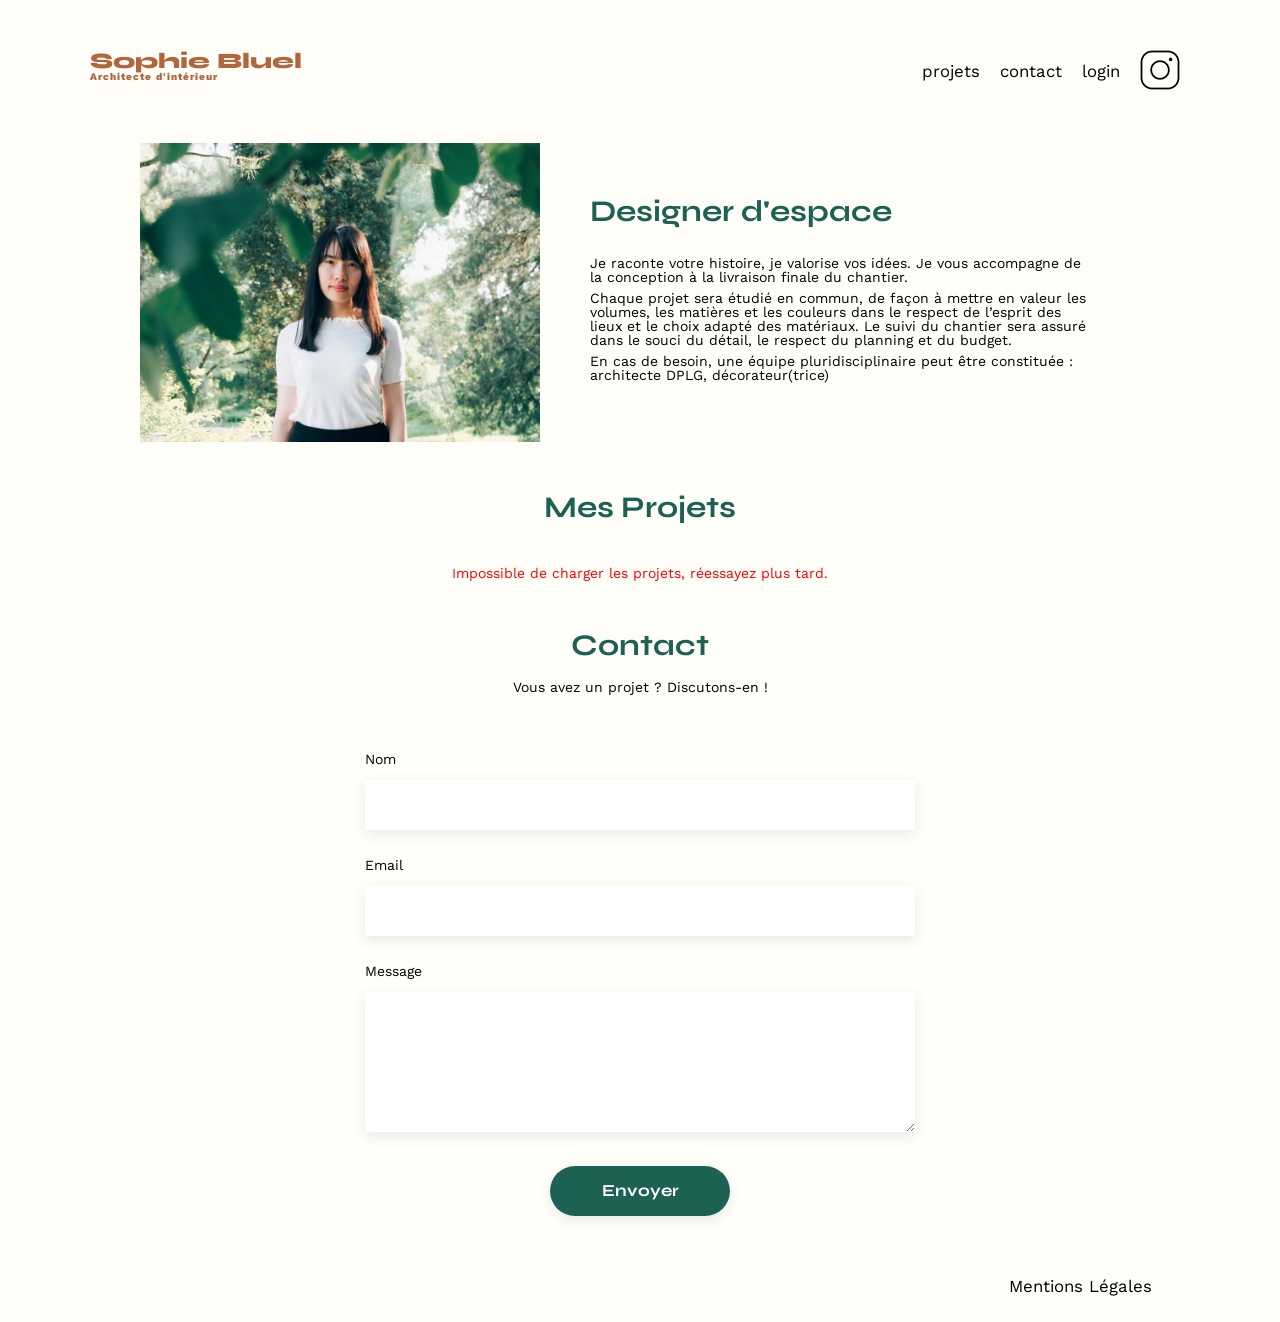
<file: FrontEnd/index.html>
<!DOCTYPE html>
<html lang="fr">
<head>
	<meta charset="UTF-8">
	<title>Sophie Bluel - Architecte d'intérieur</title>
	<meta name="viewport" content="width=device-width, initial-scale=1.0">
	<link rel="preconnect" href="https://fonts.googleapis.com">
	<link rel="preconnect" href="https://fonts.gstatic.com" crossorigin>
	<link href="https://fonts.googleapis.com/css2?family=Syne:wght@700;800&family=Work+Sans&display=swap" rel="stylesheet">
	<meta name="description" content="Sophie Bluel, architecte d'intérieur : projets, réalisations et contact.">
	<link rel="stylesheet" href="https://cdnjs.cloudflare.com/ajax/libs/font-awesome/6.5.1/css/all.min.css">
	<link rel="stylesheet" href="./assets/style.css">
	<script type="module" src="assets/js/pages/home.js"></script>
</head>
<body>
<div id="edit-banner" hidden>
	<p><i class="fa-solid fa-pen-to-square" aria-hidden="true"></i>Mode édition</p>
</div>
<header>
	<h1>Sophie Bluel <span>Architecte d'intérieur</span></h1>
	<nav>
		<ul>
			<li><a href="#portfolio">projets</a></li>
			<li><a href="#contact">contact</a></li>
			<li><a href="login.html" id="login-link">login</a></li>
			<li><a href="https://www.instagram.com/" target="_blank" rel="noopener"><img src="./assets/icons/instagram.png" alt="Instagram"></a></li>
		</ul>
	</nav>
</header>
<main>
	<section id="introduction">
		<figure>
			<img src="./assets/images/sophie-bluel.png" alt="Portrait de Sophie Bluel">
		</figure>
		<article>
			<h2>Designer d'espace</h2>
			<p>Je raconte votre histoire, je valorise vos idées. Je vous accompagne de la conception à la livraison finale du chantier.</p>
			<p>Chaque projet sera étudié en commun, de façon à mettre en valeur les volumes, les matières et les couleurs dans le respect de l’esprit des lieux et le choix adapté des matériaux. Le suivi du chantier sera assuré dans le souci du détail, le respect du planning et du budget.</p>
			<p>En cas de besoin, une équipe pluridisciplinaire peut être constituée : architecte DPLG, décorateur(trice)</p>
		</article>
	</section>
	<section id="portfolio">
		<div class="portfolio-title">
			<h2>Mes Projets</h2>
			<button type="button" class="edit-gallery" data-js="open-modal" hidden>
				<i class="fa-solid fa-pen-to-square" aria-hidden="true"></i>modifier
			</button>
		</div>
		<ul class="filter" data-js="filter"></ul>
		<div class="gallery" data-js="gallery"></div>

		<dialog id="modal" class="modal" aria-labelledby="modal-title">
			<div class="modal-content">
				<button type="button" class="modal-close" data-js="modal-close" aria-label="Fermer">
					<i class="fa-solid fa-xmark" aria-hidden="true"></i>
				</button>
				<div class="modal-view" data-js="modal-view">
					<h3 class="modal-title" id="modal-title">Galerie photo</h3>
					<div class="modal-gallery" data-js="modal-gallery"></div>
					<hr class="modal-separator">
					<button type="button" class="modal-add" data-js="modal-add">Ajouter une photo</button>
				</div>
				<form id="modal-form" data-js="modal-form" hidden>
					<button type="button" class="modal-back" data-js="modal-back" aria-label="Retour">
						<i class="fa-solid fa-arrow-left" aria-hidden="true"></i>
					</button>
					<h3 class="modal-title">Ajout photo</h3>

					<label for="image" class="upload-zone">
						<i class="fa-regular fa-image" aria-hidden="true"></i>
						<span class="upload-button">+ Ajouter photo</span>
						<span class="upload-info">jpg, png : 4mo max</span>
						<input type="file" accept="image/png, image/jpeg" id="image" name="image" class="visually-hidden" required>
					</label>
					<label for="title">Titre</label>
					<input type="text" name="title" id="title" required>
					<label for="category">Catégorie</label>
					<select name="category" id="category" required></select>
					<p class="form-error" data-js="form-error" role="alert" hidden></p>
					<hr class="modal-separator">
					<button type="submit" class="modal-add" disabled>Valider</button>
				</form>
			</div>
		</dialog>
	</section>
	<section id="contact">
		<h2>Contact</h2>
		<p>Vous avez un projet ? Discutons-en !</p>
		<form action="#" method="post">
			<label for="name">Nom</label>
			<input type="text" name="name" id="name" autocomplete="name" required>
			<label for="email">Email</label>
			<input type="email" name="email" id="email" autocomplete="email" required>
			<label for="message">Message</label>
			<textarea name="message" id="message" cols="30" rows="10" required></textarea>
			<input type="submit" value="Envoyer">
		</form>
	</section>
</main>

<footer>
	<nav>
		<ul>
			<li><a href="#">Mentions Légales</a></li>
		</ul>
	</nav>
</footer>
</body>
</html>
</file>
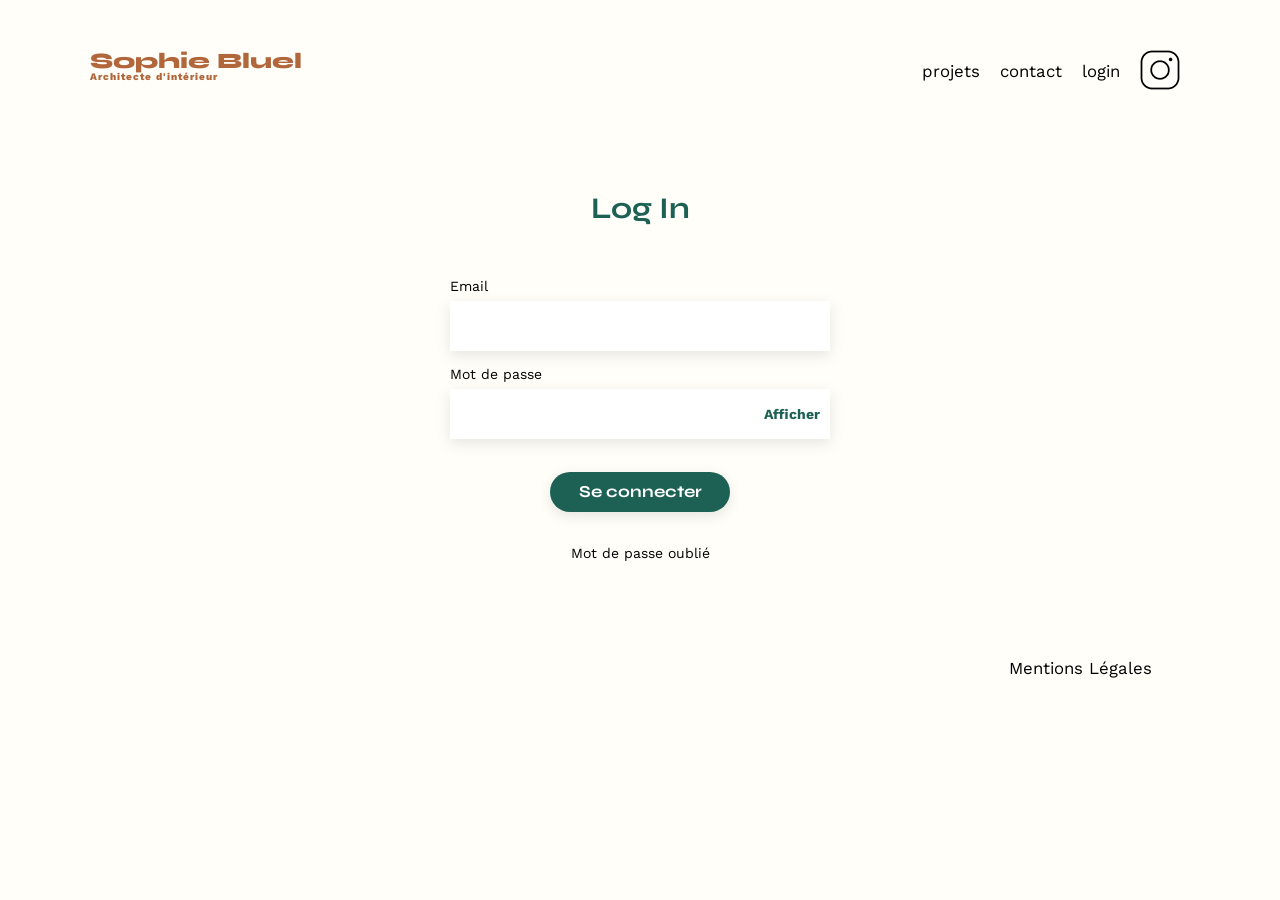
<file: FrontEnd/login.html>
<!DOCTYPE html>
<html lang="fr">
<head>
	<meta charset="UTF-8">
	<title>Page de connexion</title>
	<meta name="viewport" content="width=device-width, initial-scale=1.0">
	<link rel="preconnect" href="https://fonts.googleapis.com">
	<link rel="preconnect" href="https://fonts.gstatic.com" crossorigin>
	<link href="https://fonts.googleapis.com/css2?family=Syne:wght@700;800&family=Work+Sans&display=swap" rel="stylesheet">
	<meta name="description" content="Connexion à l'espace d'administration de Sophie Bluel.">
	<link rel="stylesheet" href="./assets/style.css">
	<script type="module" src="assets/js/pages/login.js"></script>
</head>
<body>
<header>
	<h1>Sophie Bluel <span>Architecte d'intérieur</span></h1>
	<nav>
		<ul>
			<li><a href="index.html#portfolio">projets</a></li>
			<li><a href="index.html#contact">contact</a></li>
			<li><a href="login.html" id="login-link">login</a></li>
			<li><a href="https://www.instagram.com/" target="_blank" rel="noopener"><img src="./assets/icons/instagram.png" alt="Instagram"></a></li>
		</ul>
	</nav>
</header>
<main>
	<form id="login" action="#" method="post" novalidate>
		<h2>Log In</h2>
		<label for="email">Email</label>
		<input type="email" name="email" id="email" autocomplete="username" required>
		<label for="password">Mot de passe</label>
		<div class="password-view">
			<input type="password" name="password" id="password" autocomplete="current-password" required>
			<button type="button" id="toggle-password" aria-controls="password">Afficher</button>
		</div>
		<input type="submit" value="Se connecter">
		<a href="#">Mot de passe oublié</a>
	</form>
</main>
<footer>
	<nav>
		<ul>
			<li><a href="#">Mentions Légales</a></li>
		</ul>
	</nav>
</footer>
</body>
</html>
</file>
<file: FrontEnd/assets/style.css>
/* http://meyerweb.com/eric/tools/css/reset/
   v2.0 | 20110126
   License: none (public domain)
*/
* {
	margin: 0;
	padding: 0;
	border: 0;
	font-size: 100%;
	font: inherit;
	vertical-align: baseline;
}
*, *::before, *::after {
	box-sizing: border-box;
}
/* HTML5 display-role reset for older browsers */
article, aside, details, figcaption, figure,
footer, header, hgroup, menu, nav, section {
	display: block;
}
body {
	line-height: 1;
}
ol, ul {
	list-style: none;
}
blockquote, q {
	quotes: none;
}
blockquote:before, blockquote:after,
q:before, q:after {
	content: '';
	content: none;
}
table {
	border-collapse: collapse;
	border-spacing: 0;
}
button {
	background: transparent;
	color: inherit;
	cursor: pointer;
}
/** end reset css**/


/* général */
body {
	font-family: 'Work Sans', sans-serif;
	font-size: 14px;
	background-color: #FFFEF8;
}
header, main, footer {
	max-width: 1140px;
	margin-left: auto;
	margin-right: auto;
	padding: 0 20px;
}
header {
	display: flex;
	justify-content: space-between;
	margin-top: 50px;
	margin-bottom: 50px;
}
section {
	margin: 50px 0;
}
h1 {
	display: flex;
	flex-direction: column;
	font-family: 'Syne', sans-serif;
	font-size: 22px;
	font-weight: 800;
	color: #B1663C;
}
h1 > span {
	font-family: 'Work Sans', sans-serif;
	font-size: 10px;
	letter-spacing: 0.1em;
}
h2 {
	font-family: 'Syne', sans-serif;
	font-weight: 700;
	font-size: 30px;
	color: #1D6154;
}
a {
	color: #000;
	text-decoration: none;
}
a:hover {
	color: #B1663C;
}
[hidden] {
	display: none !important;
}


/* menu */
nav ul {
	display: flex;
	align-items: center;
}
nav li {
	padding: 0 10px;
	font-size: 1.2em;
}


/* introduction */
#introduction {
	display: flex;
	align-items: center;
}
#introduction figure {
	flex: 1;
}
#introduction img {
	display: block;
	margin: auto;
	width: 80%;
}
#introduction article {
	flex: 1;
	padding-right: 100px;
}
#introduction h2 {
	margin-bottom: 1em;
}
#introduction p {
	margin-bottom: 0.5em;
}


/* portfolio */
#portfolio h2 {
	text-align: center;
	margin-bottom: 1em;
}
.portfolio-title {
	display: flex;
	justify-content: center;
	align-items: center;
	gap: 30px;
	margin-bottom: 30px;
}
#portfolio .portfolio-title h2 {
	margin-bottom: 0;
}
.edit-gallery {
	font-size: 14px;
}
.edit-gallery:hover {
	color: #B1663C;
}
.filter {
	display: flex;
	justify-content: center;
	gap: 10px;
	margin-bottom: 1em;
}
.filter li {
	display: flex;
	overflow: hidden;
}
.filter button {
	padding: 5px 15px;
	color: #1D6154;
	font-weight: 700;
	border: 2px solid #1D6154;
	border-radius: 20px;
}
.filter button:hover,
.filter button.active {
	color: #f7f7f7;
	background-color: #1D6154;
}
.filter button:focus-visible {
	outline: 2px solid #B1663C;
	outline-offset: -4px;
	border-radius: 20px;
}
.gallery-error {
	grid-column: 1 / -1;
	text-align: center;
	color: red;
}
.gallery {
	display: grid;
	grid-template-columns: repeat(3, 1fr);
	gap: 20px;
}
.gallery img {
	width: 100%;
}


/* contact */
#contact {
	width: 50%;
	margin: auto;
}
#contact > * {
	text-align: center;
}
#contact h2 {
	margin-bottom: 20px;
}
#contact form {
	display: flex;
	flex-direction: column;
	margin-top: 30px;
	text-align: left;
}
#contact input {
	height: 50px;
	font-size: 1.2em;
	box-shadow: 0px 4px 14px rgba(0, 0, 0, 0.09);
}
#contact label {
	margin: 2em 0 1em 0;
}
#contact textarea {
	box-shadow: 0px 4px 14px rgba(0, 0, 0, 0.09);
}
input[type="submit"] {
	width: 180px;
	margin: 2em auto;
	border-radius: 60px;
	background-color: #1D6154;
	color: white;
	font-family: 'Syne', sans-serif;
	font-weight: 700;
	text-align: center;
}
input[type="submit"]:hover {
	background-color: #0E2F28;
	cursor: pointer;
}


/* footer */
footer nav ul {
	display: flex;
	justify-content: flex-end;
	margin: 2em;
}


/* page de connexion */
#login {
	display: flex;
	flex-direction: column;
	width: 100%;
	max-width: 380px;
	margin: 100px auto;
}
#login h2 {
	text-align: center;
	margin-bottom: 40px;
}
#login label {
	margin: 16px 0 8px 0;
	font-size: 14px;
}
#login input {
	height: 50px;
	font-size: 1.2em;
	box-shadow: 0px 4px 14px rgba(0, 0, 0, 0.1);
}
#login input[type="submit"] {
	width: 180px;
	height: 40px;
	border-radius: 60px;
	font-weight: 700;
	text-align: center;
}
#login a {
	text-align: center;
	color: #000;
}
.password-view {
	position: relative;
	display: flex;
}
.password-view input {
	flex: 1;
	padding-right: 90px;
}
#toggle-password {
	position: absolute;
	right: 10px;
	top: 50%;
	transform: translateY(-50%);
	color: #1D6154;
	font-weight: 700;
}
#toggle-password:hover {
	color: #B1663C;
}
#login-error {
	margin-top: 10px;
	color: red;
	font-size: 14px;
	text-align: center;
}


/* mode édition */
#edit-banner {
	display: flex;
	justify-content: center;
	align-items: center;
	height: 50px;
	background-color: #000;
	color: #fff;
	font-size: 16px;
}
#edit-banner i,
.edit-gallery i {
	margin-right: 10px;
}


/* modale */
.modal {
	margin: auto;
	width: 630px;
	max-width: calc(100% - 32px);
	border-radius: 10px;
	background: #fff;
}
.modal::backdrop {
	background: rgba(0, 0, 0, 0.3);
}
.modal-content {
	position: relative;
	text-align: center;
	padding: 70px;
}
.modal-close,
.modal-back {
	position: absolute;
	top: 25px;
	font-size: 20px;
}
.modal-close {
	right: 30px;
}
.modal-back {
	left: 30px;
}
.modal h3 {
	font-size: 26px;
	margin-bottom: 45px;
}
.modal-add {
	padding: 10px 50px;
	border-radius: 60px;
	background: #1D6154;
	color: #fff;
	font-family: 'Syne', sans-serif;
	font-weight: 700;
}
.modal-add:hover {
	background: #0E2F28;
}
.modal-add:disabled {
	background: #A7A7A7;
	cursor: not-allowed;
}
.modal-gallery {
	display: grid;
	grid-template-columns: repeat(5, 1fr);
	gap: 30px 10px;
	margin-bottom: 30px;
}
.modal-gallery figure {
	position: relative;
}
.modal-gallery img {
	display: block;
	width: 100%;
}
.modal-delete {
	position: absolute;
	top: 6px;
	right: 6px;
	padding: 5px;
	border-radius: 5px;
	background: #000;
	color: #fff;
}
.modal-delete:disabled {
	opacity: 0.5;
	cursor: wait;
}
.modal-separator {
	align-self: stretch;
	border-top: 1px solid #B3B3B3;
	margin: 40px;
}
#modal-form {
	display: flex;
	flex-direction: column;
	align-items: center;
	gap: 20px;
}
#modal-form label {
	align-self: flex-start;
	font-size: 16px;
}
#modal-form input[type="text"],
#modal-form select {
	width: 100%;
	padding: 10px;
	box-shadow: 0px 4px 14px #00000017;
}
#modal-form .upload-zone {
	align-self: stretch;
	display: flex;
	flex-direction: column;
	align-items: center;
	justify-content: center;
	gap: 8px;
	height: 200px;
	background: #E8F1F6 center / contain no-repeat;
	border-radius: 3px;
	cursor: pointer;
}
#modal-form .upload-zone:focus-within {
	outline: 2px solid #1D6154;
	outline-offset: 2px;
}
.upload-zone i {
	font-size: 70px;
	color: #B9C5CC;
}
.upload-button {
	margin-top: 7px;
	padding: 10px 35px;
	border-radius: 50px;
	background: #CBD6DC;
	color: #306685;
	font-size: 14px;
	font-weight: 500;
}
.upload-info {
	font-size: 10px;
	color: #444;
}
.upload-zone.image i,
.upload-zone.image span {
	display: none;
}
.form-error {
	color: red;
	font-size: 14px;
}
.visually-hidden {
	position: absolute;
	width: 1px;
	height: 1px;
	overflow: hidden;
	clip: rect(0 0 0 0);
	white-space: nowrap;
}


/* responsive */
@media (max-width: 900px) {
	#introduction {
		flex-direction: column;
		gap: 30px;
	}
	#introduction article {
		padding-right: 0;
	}
	.gallery {
		grid-template-columns: repeat(2, 1fr);
	}
	#contact {
		width: 100%;
	}
}
@media (max-width: 600px) {
	header {
		flex-direction: column;
		align-items: center;
		gap: 20px;
	}
	.filter {
		flex-wrap: wrap;
	}
	.gallery {
		grid-template-columns: 1fr;
	}
	.modal-content {
		padding: 50px 20px;
	}
	.modal-gallery {
		grid-template-columns: repeat(3, 1fr);
	}
}
</file>
